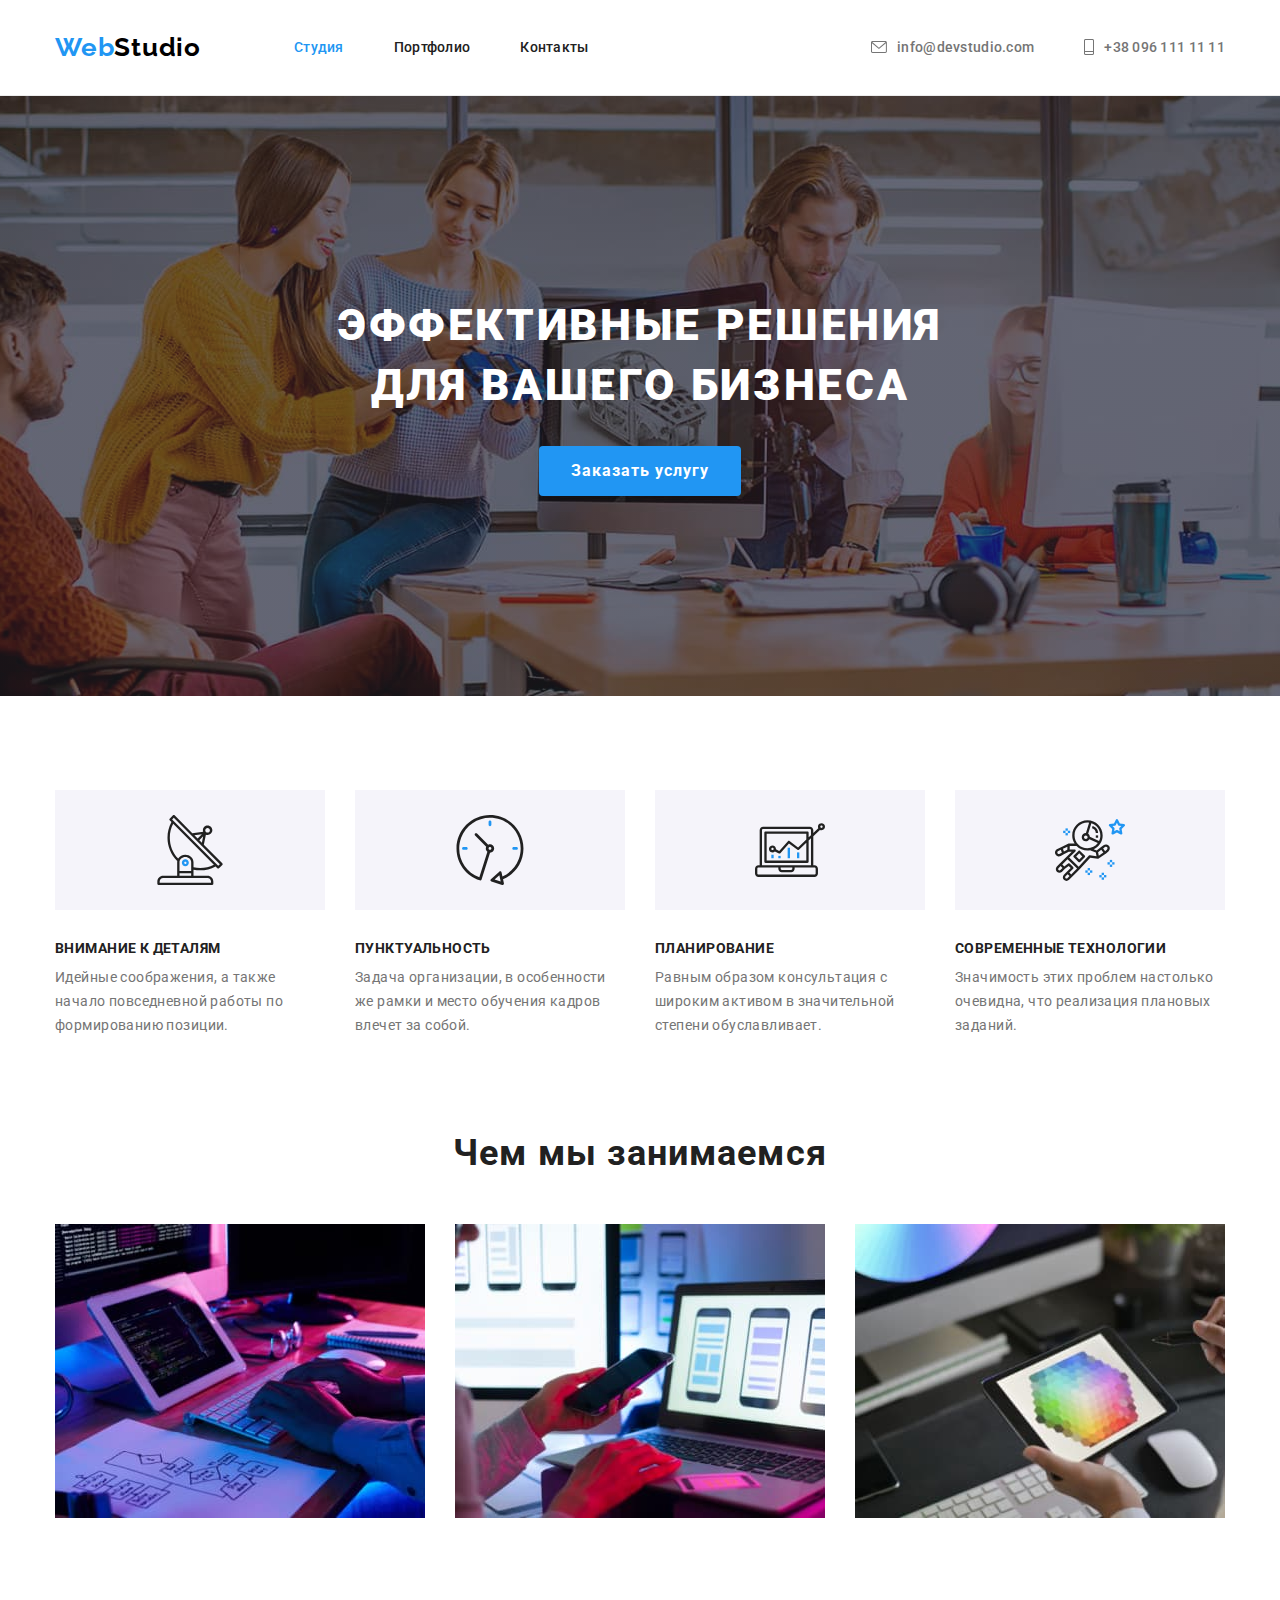
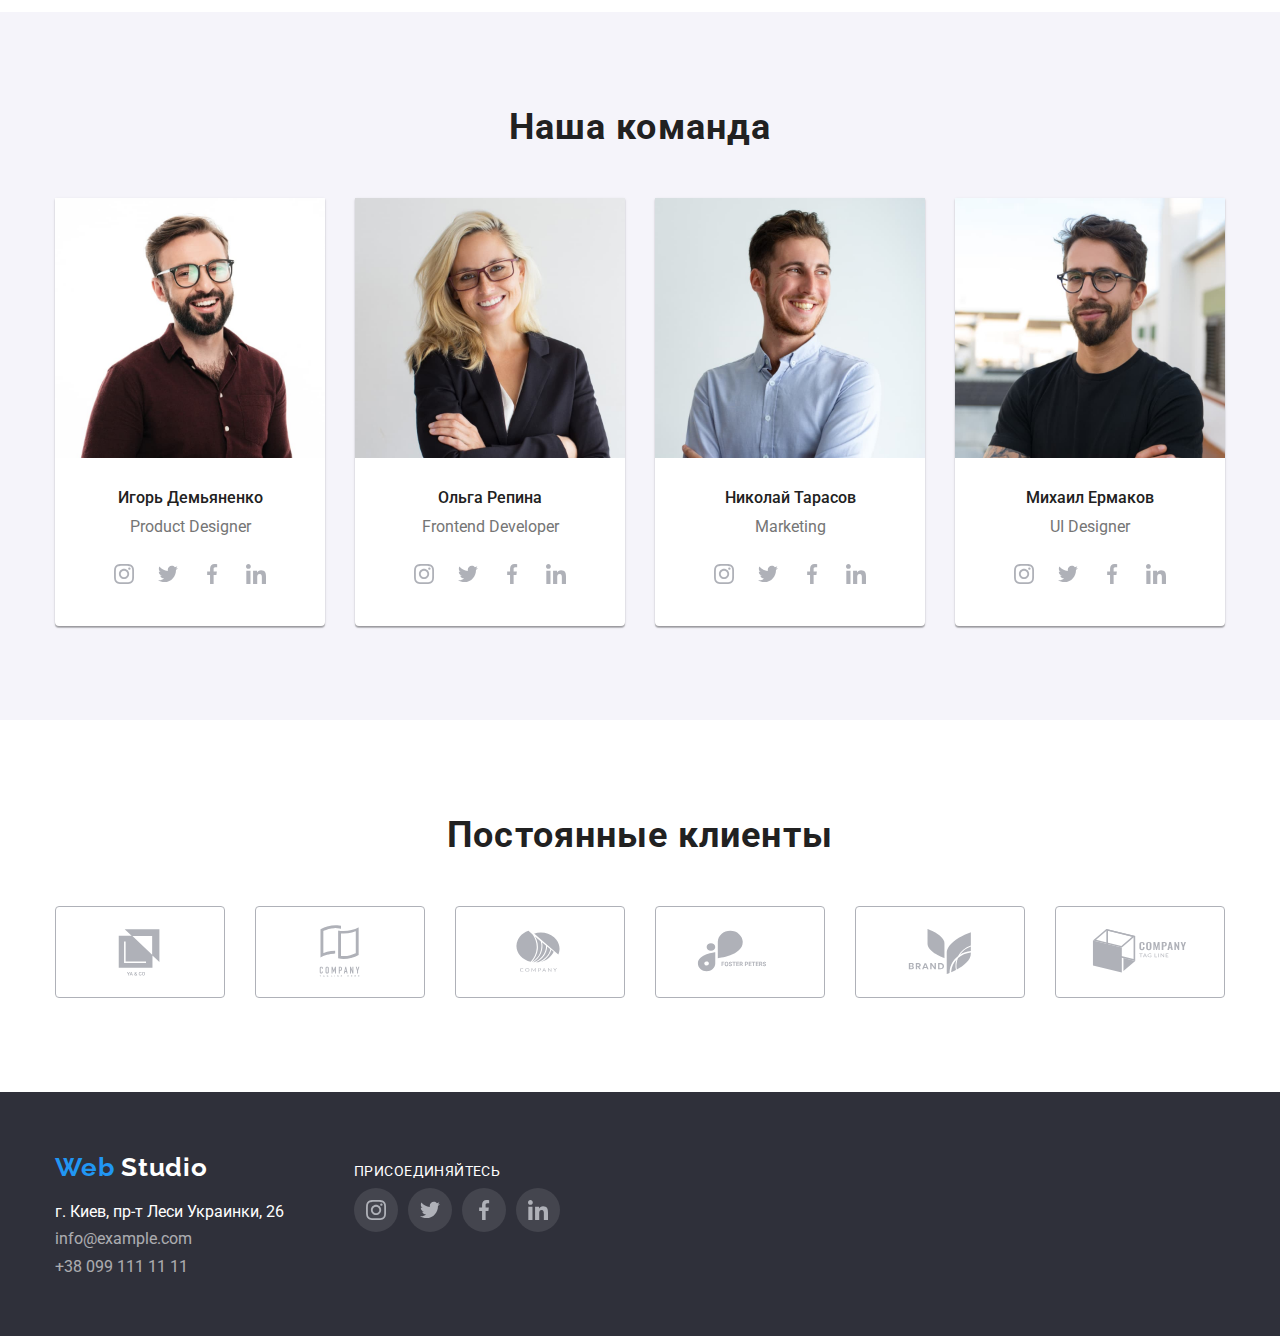
<file: index.html>
<!DOCTYPE html>
<html lang="ru">
  <head>
    <meta charset="UTF-8" />
    <meta http-equiv="X-UA-Compatible" content="IE=edge" />
    <meta name="viewport" content="width=device-width, initial-scale=1.0" />
    <title>Веб-студия</title>
    <link rel="preconnect" href="https://fonts.gstatic.com" />
    <link
      href="https://fonts.googleapis.com/css2?family=Raleway:wght@700&family=Roboto:wght@400;500;700;900&display=swap"
      rel="stylesheet"
    />
    <link
      rel="stylesheet"
      href="https://cdnjs.cloudflare.com/ajax/libs/modern-normalize/1.0.0/modern-normalize.min.css"
    />

    <link rel="stylesheet" href="./css/style.css" />
  </head>
  <body>
    <!-- --------header---------- -->
    <header class="header-page">
      <div class="container">
        <a href="./index.html" class="link link-header logo">
          <span class="web">Web</span>
          Studio
        </a>

        <nav class="nav-page">
          <ul class="nav-list list">
            <li class="nav-list-link">
              <a href="./index.html" class="link link-header current-page">
                Студия
              </a>
            </li>
            <li class="nav-list-link">
              <a href="./portfolio.html" class="link link-header">Портфолио</a>
            </li>
            <li class="nav-list-link">
              <a href="" class="link link-header">Контакты</a>
            </li>
          </ul>
        </nav>

        <!-- --------header contacts---------=------ -->
        <ul class="contacts-list list">
          <li class="contacts-list-item">
            <a href="mailto:info@devstudio.com" class="link mail link-header">
              <svg class="mail-phone-icon">
                <use href="./images/images-nav/mail-phone.svg#icon-mail"></use>
              </svg>
              info@devstudio.com
            </a>
          </li>
          <li class="contacts-list-item">
            <a href="tel:+380961111111" class="link phone link-header">
              <svg class="mail-phone-icon">
                <use href="./images/images-nav/mail-phone.svg#icon-phone"></use>
              </svg>
              +38 096 111 11 11
            </a>
          </li>
        </ul>
      </div>
    </header>

    <main>
      <!-------------business solution--------------->

      <section class="hero-section overlay">
        <div class="container">
          <h1 class="hero-title">
            Эффективные решения для вашего бизнеса
          </h1>
          <button type="button" class="modal-button">Заказать услугу</button>
        </div>
      </section>

      <!-------------advantage------------------------>
      <section class="advantage-section">
        <div class="container">
          <h2 class="title visually-hidden">Наши особенности</h2>
          <ul class="advantage-list list">
            <li class="advantage-list-item">
              <div class="adv-list-icon">
                <svg class="adv-icon">
                  <use href="./images/img-adv/adv-img.svg#icon-antenna"></use>
                </svg>
              </div>
              <h3 class="advantage-list-title">Внимание к деталям</h3>
              <p class="advantage-list-description">
                Идейные соображения, а также начало повседневной работы по
                формированию позиции.
              </p>
            </li>

            <li class="advantage-list-item">
              <div class="adv-list-icon">
                <svg class="adv-icon">
                  <use href="./images/img-adv/adv-img.svg#icon-clock"></use>
                </svg>
              </div>
              <h3 class="advantage-list-title">Пунктуальность</h3>
              <p class="advantage-list-description">
                Задача организации, в особенности же рамки и место обучения
                кадров влечет за собой.
              </p>
            </li>

            <li class="advantage-list-item">
              <div class="adv-list-icon">
                <svg class="adv-icon">
                  <use href="./images/img-adv/adv-img.svg#icon-diagram"></use>
                </svg>
              </div>
              <h3 class="advantage-list-title">Планирование</h3>
              <p class="advantage-list-description">
                Равным образом консультация с широким активом в значительной
                степени обуславливает.
              </p>
            </li>

            <li class="advantage-list-item">
              <div class="adv-list-icon">
                <svg class="adv-icon">
                  <use href="./images/img-adv/adv-img.svg#icon-astronaut"></use>
                </svg>
              </div>

              <h3 class="advantage-list-title">Современные технологии</h3>
              <p class="advantage-list-description">
                Значимость этих проблем настолько очевидна, что реализация
                плановых заданий.
              </p>
            </li>
          </ul>
        </div>
      </section>

      <!--------------what are we doing---------------->
      <section class="services-section">
        <div class="container">
          <h2 class="title">Чем мы занимаемся</h2>
          <ul class="services-list list">
            <li class="services-list-item">
              <img
                src="./images/we-do-img/box1.jpg"
                alt="планшет на столе"
                width="370"
                height="294"
              />
            </li>

            <li class="services-list-item">
              <img
                src="./images/we-do-img/box2.jpg"
                alt="телефон в руке"
                width="370"
                height="294"
              />
            </li>

            <li class="services-list-item">
              <img
                src="./images/we-do-img/box3.jpg"
                alt="планшет в руке"
                width="370"
                height="294"
              />
            </li>
          </ul>
        </div>
      </section>

      <!---------------our team------------------------->
      <section class="team-section">
        <div class="container">
          <h2 class="title">Наша команда</h2>
          <ul class="team-list list">
            <li class="team-list-item">
              <img
                src="./images/team-img/img.jpg"
                alt="Игорь Демьяненко фото"
                width="270"
                height="260"
              />
              <div class="team-list-item-data">
                <h3 class="team-list-item-name">Игорь Демьяненко</h3>
                <p class="team-list-item-position">Product Designer</p>

                <ul class="social-list list">
                  <li class="social-list-item">
                    <a href="" class="social-link light-bcg-icon">
                      <svg class="social-icon">
                        <use
                          href="./images/img-social/symbol-defs.svg#icon-instagram"
                        ></use>
                      </svg>
                    </a>
                  </li>

                  <li class="social-list-item">
                    <a href="" class="social-link light-bcg-icon">
                      <svg class="social-icon">
                        <use
                          href="./images/img-social/symbol-defs.svg#icon-twitter"
                        ></use>
                      </svg>
                    </a>
                  </li>

                  <li class="social-list-item">
                    <a href="" class="social-link light-bcg-icon">
                      <svg class="social-icon">
                        <use
                          href="./images/img-social/symbol-defs.svg#icon-facebook"
                        ></use>
                      </svg>
                    </a>
                  </li>

                  <li class="social-list-item">
                    <a href="" class="social-link light-bcg-icon">
                      <svg class="social-icon">
                        <use
                          href="./images/img-social/symbol-defs.svg#icon-linkedin"
                        ></use>
                      </svg>
                    </a>
                  </li>
                </ul>
              </div>
            </li>
            <li class="team-list-item">
              <img
                src="./images/team-img/img1.jpg"
                alt="Ольга Репина фото"
                width="270"
                height="260"
              />
              <div class="team-list-item-data">
                <h3 class="team-list-item-name">Ольга Репина</h3>
                <p class="team-list-item-position">Frontend Developer</p>
                <ul class="social-list list">
                  <li class="social-list-item">
                    <a href="" class="social-link light-bcg-icon">
                      <svg class="social-icon">
                        <use
                          href="./images/img-social/symbol-defs.svg#icon-instagram"
                        ></use>
                      </svg>
                    </a>
                  </li>

                  <li class="social-list-item">
                    <a href="" class="social-link light-bcg-icon">
                      <svg class="social-icon">
                        <use
                          href="./images/img-social/symbol-defs.svg#icon-twitter"
                        ></use>
                      </svg>
                    </a>
                  </li>

                  <li class="social-list-item">
                    <a href="" class="social-link light-bcg-icon">
                      <svg class="social-icon">
                        <use
                          href="./images/img-social/symbol-defs.svg#icon-facebook"
                        ></use>
                      </svg>
                    </a>
                  </li>

                  <li class="social-list-item">
                    <a href="" class="social-link light-bcg-icon">
                      <svg class="social-icon">
                        <use
                          href="./images/img-social/symbol-defs.svg#icon-linkedin"
                        ></use>
                      </svg>
                    </a>
                  </li>
                </ul>
              </div>
            </li>
            <li class="team-list-item">
              <img
                src="./images/team-img/img2.jpg"
                alt="Николай Тарасов фото"
                width="270"
                height="260"
              />
              <div class="team-list-item-data">
                <h3 class="team-list-item-name">Николай Тарасов</h3>
                <p class="team-list-item-position">Marketing</p>
                <ul class="social-list list">
                  <li class="social-list-item">
                    <a href="" class="social-link light-bcg-icon">
                      <svg class="social-icon">
                        <use
                          href="./images/img-social/symbol-defs.svg#icon-instagram"
                        ></use>
                      </svg>
                    </a>
                  </li>

                  <li class="social-list-item">
                    <a href="" class="social-link light-bcg-icon">
                      <svg class="social-icon">
                        <use
                          href="./images/img-social/symbol-defs.svg#icon-twitter"
                        ></use>
                      </svg>
                    </a>
                  </li>

                  <li class="social-list-item">
                    <a href="" class="social-link light-bcg-icon">
                      <svg class="social-icon">
                        <use
                          href="./images/img-social/symbol-defs.svg#icon-facebook"
                        ></use>
                      </svg>
                    </a>
                  </li>

                  <li class="social-list-item">
                    <a href="" class="social-link light-bcg-icon">
                      <svg class="social-icon">
                        <use
                          href="./images/img-social/symbol-defs.svg#icon-linkedin"
                        ></use>
                      </svg>
                    </a>
                  </li>
                </ul>
              </div>
            </li>
            <li class="team-list-item">
              <img
                src="./images/team-img/img3.jpg"
                alt="Михаил Ермаков фото"
                width="270"
                height="260"
              />
              <div class="team-list-item-data">
                <h3 class="team-list-item-name">Михаил Ермаков</h3>
                <p class="team-list-item-position">UI Designer</p>
                <ul class="social-list list">
                  <li class="social-list-item">
                    <a href="" class="social-link light-bcg-icon">
                      <svg class="social-icon">
                        <use
                          href="./images/img-social/symbol-defs.svg#icon-instagram"
                        ></use>
                      </svg>
                    </a>
                  </li>

                  <li class="social-list-item">
                    <a href="" class="social-link light-bcg-icon">
                      <svg class="social-icon">
                        <use
                          href="./images/img-social/symbol-defs.svg#icon-twitter"
                        ></use>
                      </svg>
                    </a>
                  </li>

                  <li class="social-list-item">
                    <a href="" class="social-link light-bcg-icon">
                      <svg class="social-icon">
                        <use
                          href="./images/img-social/symbol-defs.svg#icon-facebook"
                        ></use>
                      </svg>
                    </a>
                  </li>

                  <li class="social-list-item">
                    <a href="" class="social-link light-bcg-icon">
                      <svg class="social-icon">
                        <use
                          href="./images/img-social/symbol-defs.svg#icon-linkedin"
                        ></use>
                      </svg>
                    </a>
                  </li>
                </ul>
              </div>
            </li>
          </ul>
        </div>
      </section>

      <!-- ----------clients-------------- -->

      <section class="clients-section">
        <h2 class="title">Постоянные клиенты</h2>
        <div class="container clients-container">
          <ul class="clients-list list">
            <li class="clients-list-item">
              <a href="" class="clients-link">
                <svg class="clients-icon">
                  <use
                    href="./images/img-clients/symbol-defs.svg#icon-logo1"
                  ></use>
                </svg>
              </a>
            </li>

            <li class="clients-list-item">
              <a href="" class="clients-link">
                <svg class="clients-icon">
                  <use
                    href="./images/img-clients/symbol-defs.svg#icon-logo2"
                  ></use>
                </svg>
              </a>
            </li>

            <li class="clients-list-item">
              <a href="" class="clients-link">
                <svg class="clients-icon">
                  <use
                    href="./images/img-clients/symbol-defs.svg#icon-logo3"
                  ></use>
                </svg>
              </a>
            </li>

            <li class="clients-list-item">
              <a href="" class="clients-link">
                <svg class="clients-icon">
                  <use
                    href="./images/img-clients/symbol-defs.svg#icon-logo4"
                  ></use>
                </svg>
              </a>
            </li>

            <li class="clients-list-item">
              <a href="" class="clients-link">
                <svg class="clients-icon">
                  <use
                    href="./images/img-clients/symbol-defs.svg#icon-logo5"
                  ></use>
                </svg>
              </a>
            </li>

            <li class="clients-list-item">
              <a href="" class="clients-link">
                <svg class="clients-icon">
                  <use
                    href="./images/img-clients/symbol-defs.svg#icon-logo6"
                  ></use>
                </svg>
              </a>
            </li>
          </ul>
        </div>
      </section>
    </main>

    <!------------------footer------------------------->
    <footer class="footer-section">
      <div class="container footer-container">
        <div class="contacts-footer">
          <a href="./index.html" class="link logo-footer">
            <span class="web">Web</span>
            Studio
          </a>

          <address>
            <ul class="address-list list">
              <li class="address-list-item">
                <a href="" class="link address">
                  г. Киев, пр-т Леси Украинки, 26
                </a>
              </li>
              <li class="address-list-item">
                <a
                  href="mailto:info@example.com "
                  class="address-list-link link"
                >
                  info@example.com
                </a>
              </li>
              <li class="address-list-item">
                <a href="tel:+380991111111" class="address-list-link link">
                  +38 099 111 11 11
                </a>
              </li>
            </ul>
          </address>
        </div>

        <div>
          <p class="join">Присоединяйтесь</p>
          <ul class="social-list list">
            <li class="social-list-item footer-social-list-item">
              <a href="" class="social-link dark-bcg-icon">
                <svg class="social-icon">
                  <use
                    href="./images/img-social/symbol-defs.svg#icon-instagram"
                  ></use>
                </svg>
              </a>
            </li>

            <li class="social-list-item footer-social-list-item">
              <a href="" class="social-link dark-bcg-icon">
                <svg class="social-icon">
                  <use
                    href="./images/img-social/symbol-defs.svg#icon-twitter"
                  ></use>
                </svg>
              </a>
            </li>

            <li class="social-list-item footer-social-list-item">
              <a href="" class="social-link dark-bcg-icon">
                <svg class="social-icon">
                  <use
                    href="./images/img-social/symbol-defs.svg#icon-facebook"
                  ></use>
                </svg>
              </a>
            </li>

            <li class="social-list-item footer-social-list-item">
              <a href="" class="social-link dark-bcg-icon">
                <svg class="social-icon">
                  <use
                    href="./images/img-social/symbol-defs.svg#icon-linkedin"
                  ></use>
                </svg>
              </a>
            </li>
          </ul>
        </div>
      </div>
    </footer>
  </body>
</html>
</file>
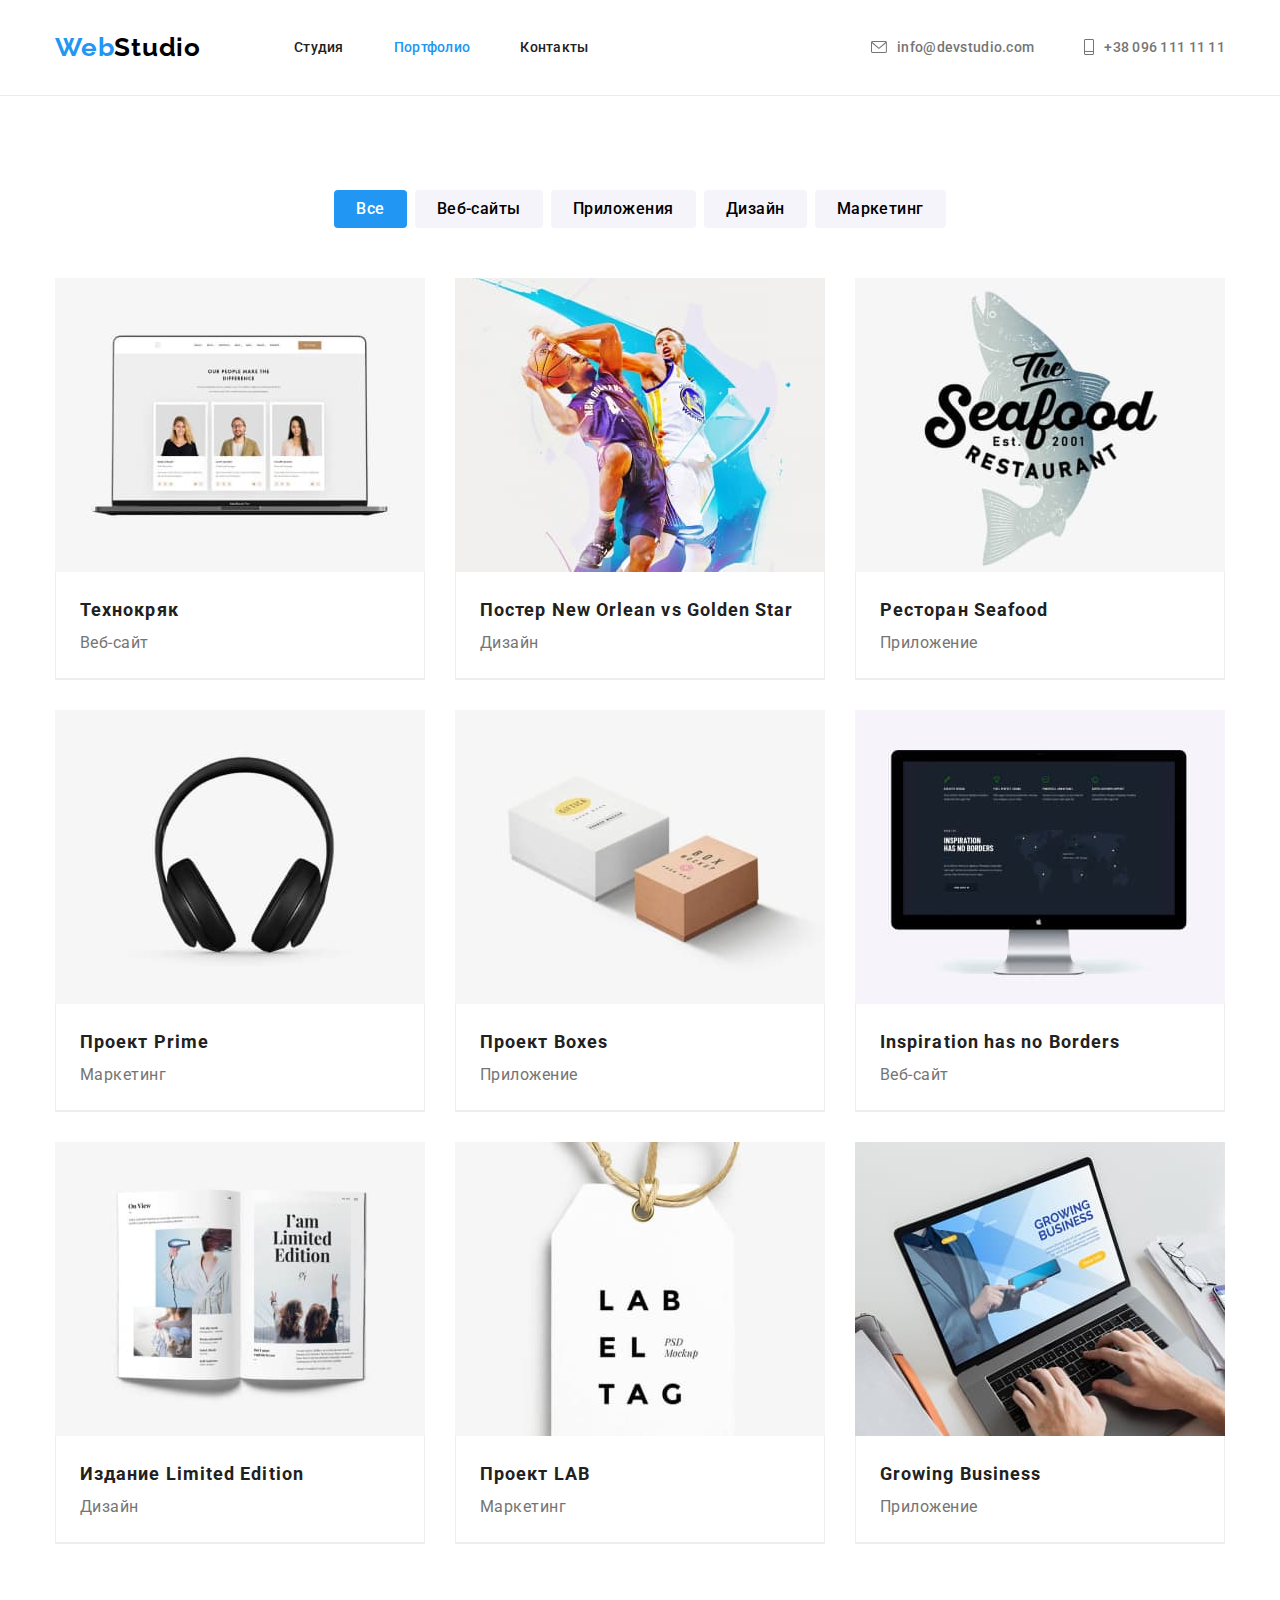
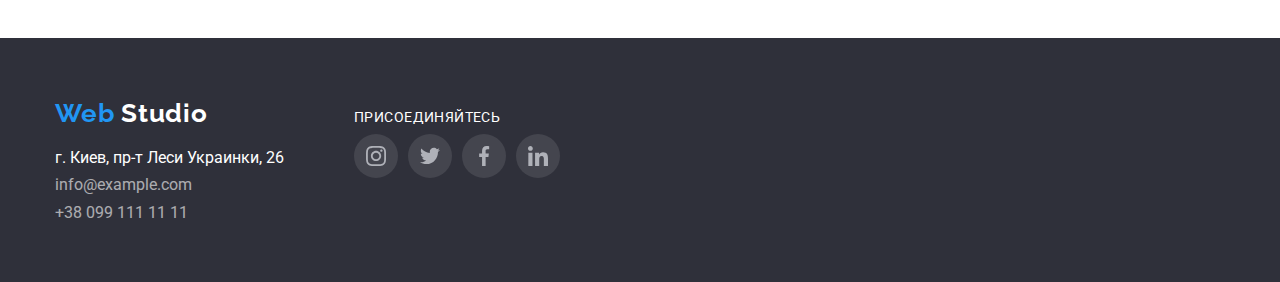
<file: portfolio.html>
<!DOCTYPE html>
<html lang="en">
  <head>
    <meta charset="UTF-8" />
    <meta http-equiv="X-UA-Compatible" content="IE=edge" />
    <meta name="viewport" content="width=device-width, initial-scale=1.0" />
    <title>Веб-студия</title>
    <link rel="preconnect" href="https://fonts.gstatic.com" />
    <link
      href="https://fonts.googleapis.com/css2?family=Raleway:wght@700&family=Roboto:wght@400;500;700;900&display=swap"
      rel="stylesheet"
    />

    <link
      rel="stylesheet"
      href="https://cdnjs.cloudflare.com/ajax/libs/modern-normalize/1.0.0/modern-normalize.min.css"
    />
    <link rel="stylesheet" href="./css/style.css" />
  </head>
  <body>
    <!-- --------header---------- -->
    <header class="header-page">
      <div class="container">
        <a href="./index.html" class="link link-header logo">
          <span class="web">Web</span>
          Studio
        </a>

        <nav class="nav-page">
          <ul class="nav-list list">
            <li class="nav-list-link">
              <a href="./index.html" class="link link-header">
                Студия
              </a>
            </li>
            <li class="nav-list-link">
              <a href="./portfolio.html" class="link link-header current-page">
                Портфолио
              </a>
            </li>
            <li class="nav-list-link">
              <a href="" class="link link-header">Контакты</a>
            </li>
          </ul>
        </nav>

        <!-- --------header contacts---------=------ -->
        <ul class="contacts-list list">
          <li class="contacts-list-item">
            <a href="mailto:info@devstudio.com" class="link mail link-header">
              <svg class="mail-phone-icon">
                <use href="./images/images-nav/mail-phone.svg#icon-mail"></use>
              </svg>
              info@devstudio.com
            </a>
          </li>
          <li class="contacts-list-item">
            <a href="tel:+380961111111" class="link phone link-header">
              <svg class="mail-phone-icon">
                <use href="./images/images-nav/mail-phone.svg#icon-phone"></use>
              </svg>
              +38 096 111 11 11
            </a>
          </li>
        </ul>
      </div>
    </header>

    <main>
      <!------------------portfolio------------------------->
      <section class="portfolio-section">
        <div class="container">
          <h1 class="hero-title-portfolio visually-hidden">Portfolio</h1>
          <!------------------list button------------------------->
          <ul class="button-list list">
            <li class="button-list-item">
              <button type="button" class="button-list-btn btn-main">
                Все
              </button>
            </li>
            <li class="button-list-item">
              <button type="button" class="button-list-btn">Веб-сайты</button>
            </li>
            <li class="button-list-item">
              <button type="button" class="button-list-btn">Приложения</button>
            </li>
            <li class="button-list-item">
              <button type="button" class="button-list-btn">Дизайн</button>
            </li>
            <li class="button-list-item">
              <button type="button" class="button-list-btn">Маркетинг</button>
            </li>
          </ul>

          <!------------------projects---------------------------->
          <ul class="projects-list list">
            <li class="projects-list-item">
              <a href="" class="projects-list-item-link link">
                <img
                  src="./images/images-portfolio/img1.jpg"
                  alt="Технокряк"
                  class="projects-list-item-img"
                  width="370"
                  height="294"
                />

                <div class="projects-list-item-data">
                  <h2 class="projects-list-item-name">Технокряк</h2>
                  <p class="projects-list-item-type">Веб-сайт</p>
                  <!-- <p class="projects-list-item-description">
              Технокряк это современная площадка распространения коронавируса.
              Компании используют эту платформу для цифрового шпионажа и атак на
              защищённые сервера конкурентов.
            </p> -->
                </div>
              </a>
            </li>

            <li class="projects-list-item">
              <a href="" class="projects-list-item-link link">
                <img
                  src="./images/images-portfolio/img2.jpg"
                  alt="Постер New Orlean vs Golden Star"
                  class="projects-list-item-img"
                  width="370"
                  height="294"
                />

                <div class="projects-list-item-data">
                  <h2 class="projects-list-item-name">
                    Постер New Orlean vs Golden Star
                  </h2>
                  <p class="projects-list-item-type">Дизайн</p>
                  <!-- <p class="projects-list-item-description">
              Технокряк это современная площадка распространения коронавируса.
              Компании используют эту платформу для цифрового шпионажа и атак на
              защищённые сервера конкурентов.
            </p> -->
                </div>
              </a>
            </li>

            <li class="projects-list-item">
              <a href="" class="projects-list-item-link link">
                <img
                  src="./images/images-portfolio/img3.jpg"
                  alt="Ресторан Seafood"
                  class="projects-list-item-img"
                  width="370"
                  height="294"
                />

                <div class="projects-list-item-data">
                  <h2 class="projects-list-item-name">Ресторан Seafood</h2>
                  <p class="projects-list-item-type">Приложение</p>
                  <!-- <p class="projects-list-item-description">
              Технокряк это современная площадка распространения коронавируса.
              Компании используют эту платформу для цифрового шпионажа и атак на
              защищённые сервера конкурентов.
            </p> -->
                </div>
              </a>
            </li>

            <li class="projects-list-item">
              <a href="" class="projects-list-item-link link">
                <img
                  src="./images/images-portfolio/img4.jpg"
                  alt="Проект Prime"
                  class="projects-list-item-img"
                  width="370"
                  height="294"
                />

                <div class="projects-list-item-data">
                  <h2 class="projects-list-item-name">Проект Prime</h2>
                  <p class="projects-list-item-type">Маркетинг</p>
                  <!-- <p class="projects-list-item-description">
              Технокряк это современная площадка распространения коронавируса.
              Компании используют эту платформу для цифрового шпионажа и атак на
              защищённые сервера конкурентов.
            </p> -->
                </div>
              </a>
            </li>

            <li class="projects-list-item">
              <a href="" class="projects-list-item-link link">
                <img
                  src="./images/images-portfolio/img5.jpg"
                  alt="Проект Boxes"
                  class="projects-list-item-img"
                  width="370"
                  height="294"
                />

                <div class="projects-list-item-data">
                  <h2 class="projects-list-item-name">Проект Boxes</h2>
                  <p class="projects-list-item-type">Приложение</p>
                  <!-- <p class="projects-list-item-description">
              Технокряк это современная площадка распространения коронавируса.
              Компании используют эту платформу для цифрового шпионажа и атак на
              защищённые сервера конкурентов.
            </p> -->
                </div>
              </a>
            </li>

            <li class="projects-list-item">
              <a href="" class="projects-list-item-link link">
                <img
                  src="./images/images-portfolio/img6.jpg"
                  alt="Inspiration has no Borders"
                  class="projects-list-item-img"
                  width="370"
                  height="294"
                />

                <div class="projects-list-item-data">
                  <h2 class="projects-list-item-name">
                    Inspiration has no Borders
                  </h2>
                  <p class="projects-list-item-type">Веб-сайт</p>
                  <!-- <p class="projects-list-item-description">
              Технокряк это современная площадка распространения коронавируса.
              Компании используют эту платформу для цифрового шпионажа и атак на
              защищённые сервера конкурентов.
            </p> -->
                </div>
              </a>
            </li>

            <li class="projects-list-item">
              <a href="" class="projects-list-item-link link">
                <img
                  src="./images/images-portfolio/img7.jpg"
                  alt="Издание Limited Edition"
                  class="projects-list-item-img"
                  width="370"
                  height="294"
                />

                <div class="projects-list-item-data">
                  <h2 class="projects-list-item-name">
                    Издание Limited Edition
                  </h2>
                  <p class="projects-list-item-type">Дизайн</p>
                  <!-- <p class="projects-list-item-description">
              Технокряк это современная площадка распространения коронавируса.
              Компании используют эту платформу для цифрового шпионажа и атак на
              защищённые сервера конкурентов.
            </p> -->
                </div>
              </a>
            </li>

            <li class="projects-list-item">
              <a href="" class="projects-list-item-link link">
                <img
                  src="./images/images-portfolio/img8.jpg"
                  alt=""
                  class="projects-list-item-img"
                  width="370"
                  height="294"
                />

                <div class="projects-list-item-data">
                  <h2 class="projects-list-item-name">Проект LAB</h2>
                  <p class="projects-list-item-type">Маркетинг</p>
                  <!-- <p class="projects-list-item-description">
              Технокряк это современная площадка распространения коронавируса.
              Компании используют эту платформу для цифрового шпионажа и атак на
              защищённые сервера конкурентов.
            </p> -->
                </div>
              </a>
            </li>

            <li class="projects-list-item">
              <a href="" class="projects-list-item-link link">
                <img
                  src="./images/images-portfolio/img9.jpg"
                  alt="Growing Business"
                  class="projects-list-item-img"
                  width="370"
                  height="294"
                />

                <div class="projects-list-item-data">
                  <h2 class="projects-list-item-name">Growing Business</h2>
                  <p class="projects-list-item-type">Приложение</p>
                  <!-- <p class="projects-list-item-description">
              Технокряк это современная площадка распространения коронавируса.
              Компании используют эту платформу для цифрового шпионажа и атак на
              защищённые сервера конкурентов.
            </p> -->
                </div>
              </a>
            </li>
          </ul>
        </div>
      </section>
    </main>

    <!------------------footer------------------------->
    <footer class="footer-section">
      <div class="container footer-container">
        <div class="contacts-footer">
          <a href="./index.html" class="link logo-footer">
            <span class="web">Web</span>
            Studio
          </a>

          <address>
            <ul class="address-list list">
              <li class="address-list-item">
                <a href="" class="link address">
                  г. Киев, пр-т Леси Украинки, 26
                </a>
              </li>
              <li class="address-list-item">
                <a
                  href="mailto:info@example.com "
                  class="address-list-link link"
                >
                  info@example.com
                </a>
              </li>
              <li class="address-list-item">
                <a href="tel:+380991111111" class="address-list-link link">
                  +38 099 111 11 11
                </a>
              </li>
            </ul>
          </address>
        </div>

        <div>
          <p class="join">Присоединяйтесь</p>
          <ul class="social-list list">
            <li class="social-list-item footer-social-list-item">
              <a href="" class="social-link dark-bcg-icon">
                <svg class="social-icon">
                  <use
                    href="./images/img-social/symbol-defs.svg#icon-instagram"
                  ></use>
                </svg>
              </a>
            </li>

            <li class="social-list-item footer-social-list-item">
              <a href="" class="social-link dark-bcg-icon">
                <svg class="social-icon">
                  <use
                    href="./images/img-social/symbol-defs.svg#icon-twitter"
                  ></use>
                </svg>
              </a>
            </li>

            <li class="social-list-item footer-social-list-item">
              <a href="" class="social-link dark-bcg-icon">
                <svg class="social-icon">
                  <use
                    href="./images/img-social/symbol-defs.svg#icon-facebook"
                  ></use>
                </svg>
              </a>
            </li>

            <li class="social-list-item footer-social-list-item">
              <a href="" class="social-link dark-bcg-icon">
                <svg class="social-icon">
                  <use
                    href="./images/img-social/symbol-defs.svg#icon-linkedin"
                  ></use>
                </svg>
              </a>
            </li>
          </ul>
        </div>
      </div>
    </footer>
  </body>
</html>
</file>
<file: css/style.css>
:root {
  --title-text-color: #212121;
  --white-color: #ffffff;
  --main-text-color: #757575;
  --accent-color: #2196f3;
  --main-font-family: 'Roboto', sans-serif;
  --main-font-style: normal;
  --accent-font-family: 'Raleway', 'Arial', 'Helvetica', sans-serif;
  --footer-contacts-color: rgba(255, 255, 255, 0.6);
  --color-button-list-btn: #f5f4fa;
  --dark-background-color: #188ce8;
  --background-color-fon: #2f303a;
  --light-color-fon: #f5f4fa;
  --main-logo-color: #000000;
  --card-border-color: #eeeeee;
  --icon-fill: #afb1b8;
  --icon-dark-theme: rgba(255, 255, 255, 0.1);
}

/* -------------- СТИЛИЗАЦИЯ ДЛЯ ВСЕХ---------------------------------------- */

*,
::before,
::after {
  box-sizing: border-box;
  margin: 0;
  padding: 0;
}

body {
  font-family: var(--main-font-family);
  font-style: var(--main-font-style);
  color: var(--main-text-color);
}

.link {
  text-decoration: none;
  color: inherit;
}

.list {
  list-style: none;
  margin-top: 0;
  margin-bottom: 0;
}

h1,
h2,
h3,
h4,
h5,
h6,
p {
  margin-top: 0;
  margin-bottom: 0;
}

img {
  display: block;
  max-width: 100%;
  height: auto;
}

header {
  display: block;
}

/* -------------- СТИЛИЗАЦИЯ ЛОГОТИП---------------------------------------- */

a.logo.link,
a.logo-footer.link {
  font-family: var(--accent-font-family);
  font-weight: 700;
  font-size: 26px;
  line-height: 1.192;
  letter-spacing: 0.03em;
}

.logo {
  margin-right: 93px;
  color: var(--main-logo-color);
}
.web {
  color: var(--accent-color);
}

.logo-footer {
  display: block;
  color: var(--white-color);
  margin-bottom: 20px;
}

.footer-section {
  padding-top: 60px;
  padding-bottom: 60px;
}

/* -------------- СТИЛИЗАЦИЯ header--------------------------------------- */

.header-page {
  border-bottom: 1px solid #ececec;
}

a.link-header {
  display: flex;
  align-items: center;
  padding-top: 32px;
  padding-bottom: 32px;
  font-weight: 500;
  font-size: 14px;
  line-height: 1.14;
  letter-spacing: 0.02em;
}
/*   */

.header-page .container {
  display: flex;
  align-items: center;
}

.nav-list {
  display: flex;
  align-items: center;

  margin-left: auto;
  color: var(--title-text-color);
}

.nav-list-link:not(:last-child) {
  margin-right: 50px;
}

.contacts-list {
  display: flex;
  margin-left: auto;
  align-items: center;
  padding-left: 0px;
}

.contacts-list-item:not(:last-child) {
  margin-right: 50px;
}

.nav-list-link a:hover,
.nav-list-link a:focus,
.contacts-list-item a:hover,
.contacts-list-item a:focus,
.current-page {
  color: var(--accent-color);
}

.contacts-list-item {
  font-weight: 500;
}

/* container */
.container {
  width: 1200px;
  margin: 0 auto;
  padding-left: 15px;
  padding-right: 15px;
}

/* -------------- СТИЛИЗАЦИЯ html---------------------------------------- */

.footer-section {
  background: var(--background-color-fon);
}

.visually-hidden {
  position: absolute;
  clip: rect(0 0 0 0);
  width: 1px;
  height: 1px;
  margin: -1px;
}

.overlay {
  max-width: 1600px;
  height: 600px;

  background-repeat: no-repeat;
  background-position: center;
  background-size: cover;
  background-image: linear-gradient(
      rgba(47, 48, 58, 0.4),
      rgba(47, 48, 58, 0.4)
    ),
    url(../images/fon/hero.jpg);
  background-color: var(--background-color-fon);

  margin-left: auto;
  margin-right: auto;
  padding-top: 200px;
  padding-bottom: 200px;
  text-align: center;
}

.hero-title {
  color: var(--white-color);
  font-weight: 900;
  font-size: 44px;
  line-height: 1.363;
  letter-spacing: 0.06em;
  text-transform: uppercase;
  margin-bottom: 30px;
  vertical-align: inherit;
  width: 696px;
  margin-left: auto;
  margin-right: auto;
}

.modal-button {
  display: inline-block;
  font-family: inherit;
  font-weight: 700;
  font-size: 16px;
  line-height: 1.875;
  text-align: center;
  letter-spacing: 0.06em;
  color: var(--white-color);
  background-color: var(--accent-color);
  cursor: pointer;
  border: none;
  border-radius: 4px;
  box-shadow: 0px 4px 4px rgba(0, 0, 0, 0.15);
  padding: 10px 32px;
}

.modal-button:hover,
.modal-button:focus {
  background: var(--dark-background-color);
}

.advantage-section {
  padding-top: 94px;
  padding-bottom: 94px;
}

.advantage-list {
  display: flex;
  justify-content: space-around;
  padding-left: 0;
  margin-top: 0;
  margin-bottom: 0;
}

.advantage-list-item {
  width: 270px;
}

.advantage-list-item:not(:last-child) {
  margin-right: 30px;
}

.title,
.advantage-list-title {
  color: var(--title-text-color);
  font-weight: bold;
  letter-spacing: 0.03em;
  margin-top: 0;
}

.title {
  font-size: 36px;
  line-height: 1.167;
  text-align: center;
  margin-bottom: 50px;
}

.advantage-list-title {
  font-size: 14px;
  line-height: 1.142;
  text-transform: uppercase;
  margin-bottom: 10px;
}
.advantage-list-description {
  color: var(--main-text-color);
  font-size: 14px;
  line-height: 1.714;
  letter-spacing: 0.03em;
  margin-top: 0;
  margin-bottom: 0;
}

.services-section {
  padding-bottom: 94px;
}

.services-list {
  display: flex;
  margin-top: 0;
  margin-bottom: 0;
  padding-left: 0;
}

.services-list-item:not(:last-child) {
  margin-right: 30px;
}

/*------------- TEAM SECTION---------------------- */

.team-section {
  padding-top: 94px;
  padding-bottom: 94px;
  background: var(--light-color-fon);
}

.team-list {
  display: flex;
  margin-top: 0;
  margin-bottom: 0;
  padding-left: 0;
}

.team-list-item {
  background: #ffffff;
  /* material shadow v1 */

  box-shadow: 0px 1px 3px rgba(0, 0, 0, 0.12), 0px 1px 1px rgba(0, 0, 0, 0.14),
    0px 2px 1px rgba(0, 0, 0, 0.2);
  border-radius: 0px 0px 4px 4px;
}

.team-list-item:not(:last-child) {
  margin-right: 30px;
}

.team-list-item-name,
.team-list-item-position {
  font-size: 16px;
  line-height: 1.188;
}

.team-list-item-name {
  color: var(--title-text-color);
  font-weight: 500;
  margin-bottom: 10px;
}
.team-list-item-position {
  margin-bottom: 16px;
}

.team-list-item-data {
  padding: 30px;
  text-align: center;
}

.clients-section {
  padding-top: 94px;
  padding-bottom: 94px;
}

.clients-list-item:not(:last-child) {
  margin-right: 30px;
}

/* -------------- СТИЛИЗАЦИЯ portfolio---------------------------------------- */
.portfolio-section {
  padding-top: 94px;
  padding-bottom: 94px;
}

.button-list {
  display: flex;
  justify-content: center;
  margin-top: 0;
  margin-bottom: 50px;
}

.button-list-btn {
  font-weight: 500;
  font-size: 16px;
  font-family: inherit;

  line-height: 1.6325;
  text-align: center;
  letter-spacing: 0.03em;

  border-radius: 4px;
  cursor: pointer;
  background: none;
  padding: 6px 22px;
  border: none;
  background-color: var(--color-button-list-btn);
}

.button-list-item:not(:last-child) {
  margin-right: 8px;
}

.btn-main {
  background-color: var(--accent-color);
  color: var(--white-color);
  cursor: pointer;
}

.button-list-btn:hover,
.button-list-btn:focus,
.button-list-btn:active {
  color: var(--white-color);
  background: var(--dark-background-color);
  box-shadow: 0px 3px 1px rgba(0, 0, 0, 0.1), 0px 1px 2px rgba(0, 0, 0, 0.08),
    0px 2px 2px rgba(0, 0, 0, 0.12);
}

.projects-list {
  display: flex;
  flex-wrap: wrap;
  padding-left: 0;
}

.projects-list-item {
  border-bottom: 1px solid #eeeeee;
}

.projects-list-item-link:hover,
.projects-list-item-link:focus {
  box-shadow: 0px 1px 1px rgba(0, 0, 0, 0.12), 0px 4px 4px rgba(0, 0, 0, 0.06),
    1px 4px 6px rgba(0, 0, 0, 0.16);
}

.projects-list-item:not(:nth-child(3n)) {
  margin-right: 30px;
}

.projects-list-item:not(:nth-last-child(-n + 3)) {
  margin-bottom: 30px;
}

.projects-list-item-data {
  padding: 20px 24px;
  border-bottom: 1px solid var(--card-border-color);
  border-right: 1px solid var(--card-border-color);
  border-left: 1px solid var(--card-border-color);
}

.projects-list-item-name {
  color: var(--title-text-color);
  font-size: 18px;
  line-height: 2;
  letter-spacing: 0.06em;
}

.projects-list-item-link {
  display: block;
  width: 370px;
}

.projects-list-item-type {
  font-weight: normal;
  font-size: 16px;
  line-height: 1.875;
  letter-spacing: 0.03em;
}

.projects-list-item-description {
  font-size: 18px;
  line-height: 1.556;
  letter-spacing: 0.03em;
}

/* -------------- СТИЛИЗАЦИЯ address list---------------------------------------- */

.address {
  color: var(--white-color);
}

.address-list {
  padding-left: 0;
}
.address-list-item {
  display: block;
  font-style: normal;
  color: var(--white-color);
}

.address-list-item:not(:last-child) {
  margin-bottom: 9px;
}

.address-list-item a:hover,
.address-list-item a:focus {
  color: var(--accent-color);
}

.address-list-link {
  opacity: 0.6;
}

/* ПОЗИЦИОНИРОВАНИЕ */

/* header */

.mail-phone-icon {
  fill: var(--main-text-color);
}

.mail .mail-phone-icon {
  width: 16px;
  height: 12px;
}

.phone .mail-phone-icon {
  width: 10px;
  height: 16px;
}

.mail-phone-icon {
  margin-right: 10px;
}

.link-header:hover .mail-phone-icon,
.link-header:focus .mail-phone-icon {
  fill: var(--accent-color);
}

/* через фон */
/* li.contacts-list-item > a.mail::before {
  display: inline-block;
  content: '';
  width: 16px;
  height: 12px;
  background-repeat: no-repeat;
  background-position: center;
  background-size: contain;
  background-image: url(../images/images-nav/mail.svg);
}

li.contacts-list-item > a.phone::before {
  display: inline-block;
  content: '';
  width: 10px;
  height: 16px;
  background-repeat: no-repeat;
  background-position: center;
  background-size: contain;
  background-image: url(../images/images-nav/phone.svg);
} */

/* advantage-list */

.adv-list-icon {
  display: flex;
  justify-content: center;
  align-items: center;
  width: 270px;
  height: 120px;
  margin-bottom: 30px;
  background-color: var(--light-color-fon);
}

.adv-icon {
  display: block;
  width: 70px;
  height: 70px;
}

/* через псевдо-элемент */

/* .advantage-list-item::before {
  display: block;
  content: '';
  height: 120px;
  margin-bottom: 30px;
  background-repeat: no-repeat;
  background-position: center;
  background-size: contain;
  background-color: var(--light-color-fon);
}
.advantage-list-item:nth-child(1)::before {
  background-image: url(../images/images-advantage/antenna.svg);
}
.advantage-list-item:nth-child(2)::before {
  background-image: url(../images/images-advantage/clock.svg);
}

.advantage-list-item:nth-child(3)::before {
  background-image: url(../images/images-advantage/diagram.svg);
}
.advantage-list-item:nth-child(4)::before {
  background-image: url(../images/images-advantage/astronaut.svg);
} */

/* social-icons */
.social-list {
  display: flex;
  justify-content: center;
}

.social-link {
  display: flex;
  justify-content: center;
  align-items: center;
  width: 44px;
  height: 44px;
  border-radius: 50%;
}

.social-icon {
  width: 20px;
  height: 20px;
  fill: var(--icon-fill);
}

.social-link:hover,
.social-link:focus {
  background-color: var(--accent-color);
}
.light-bcg-icon:hover .social-icon,
.light-bcg-icon:focus .social-icon {
  fill: var(--white-color);
}

/* clients */

.clients-list {
  display: flex;
  justify-content: center;
}

.clients-link {
  display: flex;
  justify-content: center;
  align-items: center;
  width: 170px;
  height: 92px;
  border: 1px solid var(--icon-fill);
  border-radius: 4px;
}

.clients-link:hover,
.clients-link:focus {
  border: 1px solid var(--accent-color);
}

.clients-link:hover .clients-icon,
.clients-link:focus .clients-icon {
  fill: var(--accent-color);
}

.clients-icon {
  fill: var(--icon-fill);
  width: 106px;
  height: 60px;
}

/* footer social icons */

.join {
  color: var(--white-color);
  font-size: 14px;
  line-height: 1.143;
  line-height: 100%;
  letter-spacing: 0.03em;
  text-transform: uppercase;
  margin-bottom: 10px;
}

.footer-container {
  display: flex;
  align-items: baseline;
}

.contacts-footer {
  margin-right: 70px;
}

.dark-bcg-icon:hover .social-icon,
.dark-bcg-icon:focus .social-icon {
  fill: var(--white-color);
}

.dark-bcg-icon {
  background-color: var(--icon-dark-theme);
}

.footer-social-list-item:not(:last-child) {
  margin-right: 10px;
}
</file>
